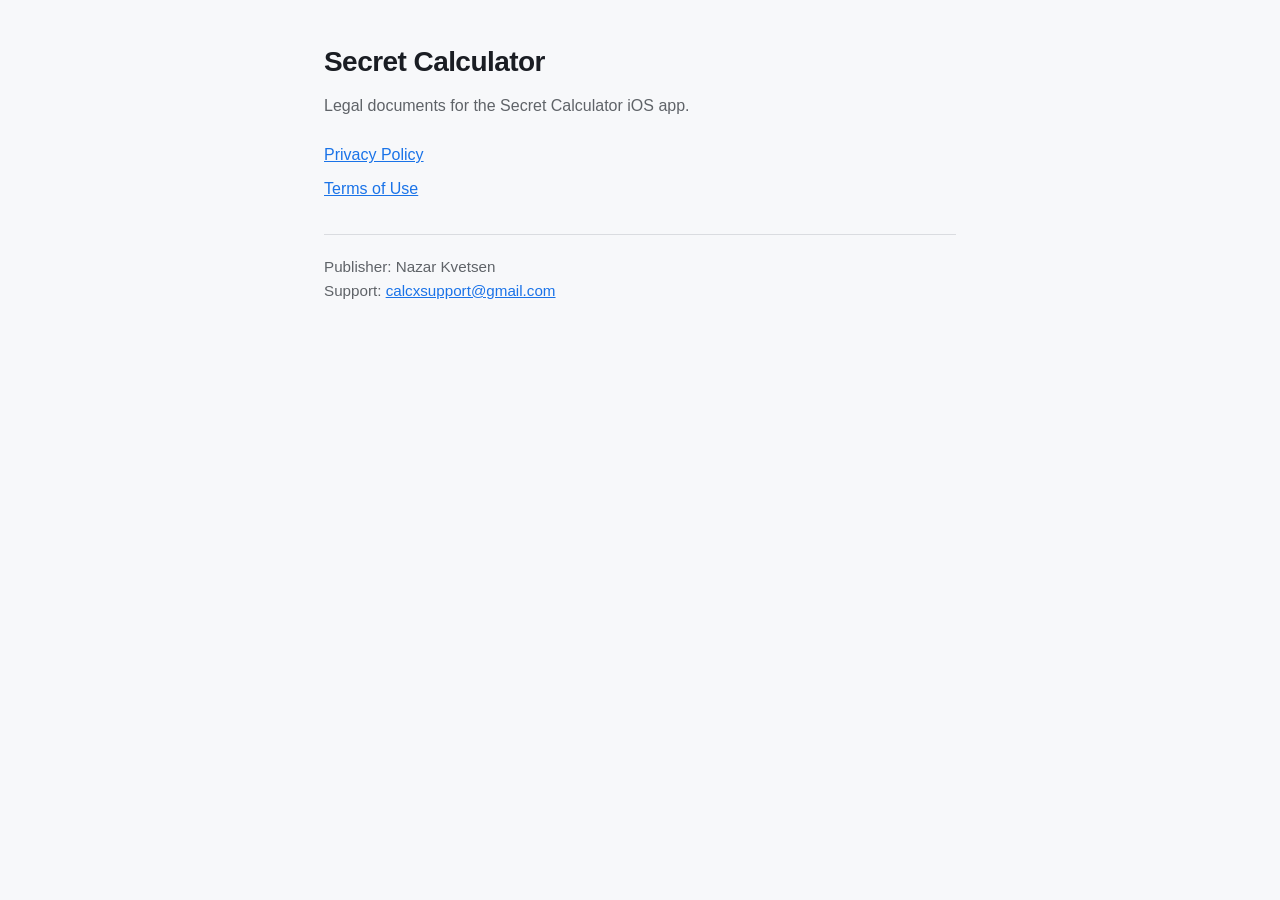
<file: index.html>
<!DOCTYPE html>
<html lang="en">
<head>
  <meta charset="utf-8" />
  <meta name="viewport" content="width=device-width, initial-scale=1" />
  <title>Secret Calculator — Legal</title>
  <link rel="stylesheet" href="styles.css" />
</head>
<body>
  <main class="wrap">
    <h1>Secret Calculator</h1>
    <p class="lead">Legal documents for the Secret Calculator iOS app.</p>
    <ul class="links">
      <li><a href="privacy.html">Privacy Policy</a></li>
      <li><a href="terms.html">Terms of Use</a></li>
    </ul>
    <p class="meta">Publisher: Nazar Kvetsen<br />
      Support: <a href="mailto:calcxsupport@gmail.com">calcxsupport@gmail.com</a>
    </p>
  </main>
</body>
</html>
</file>
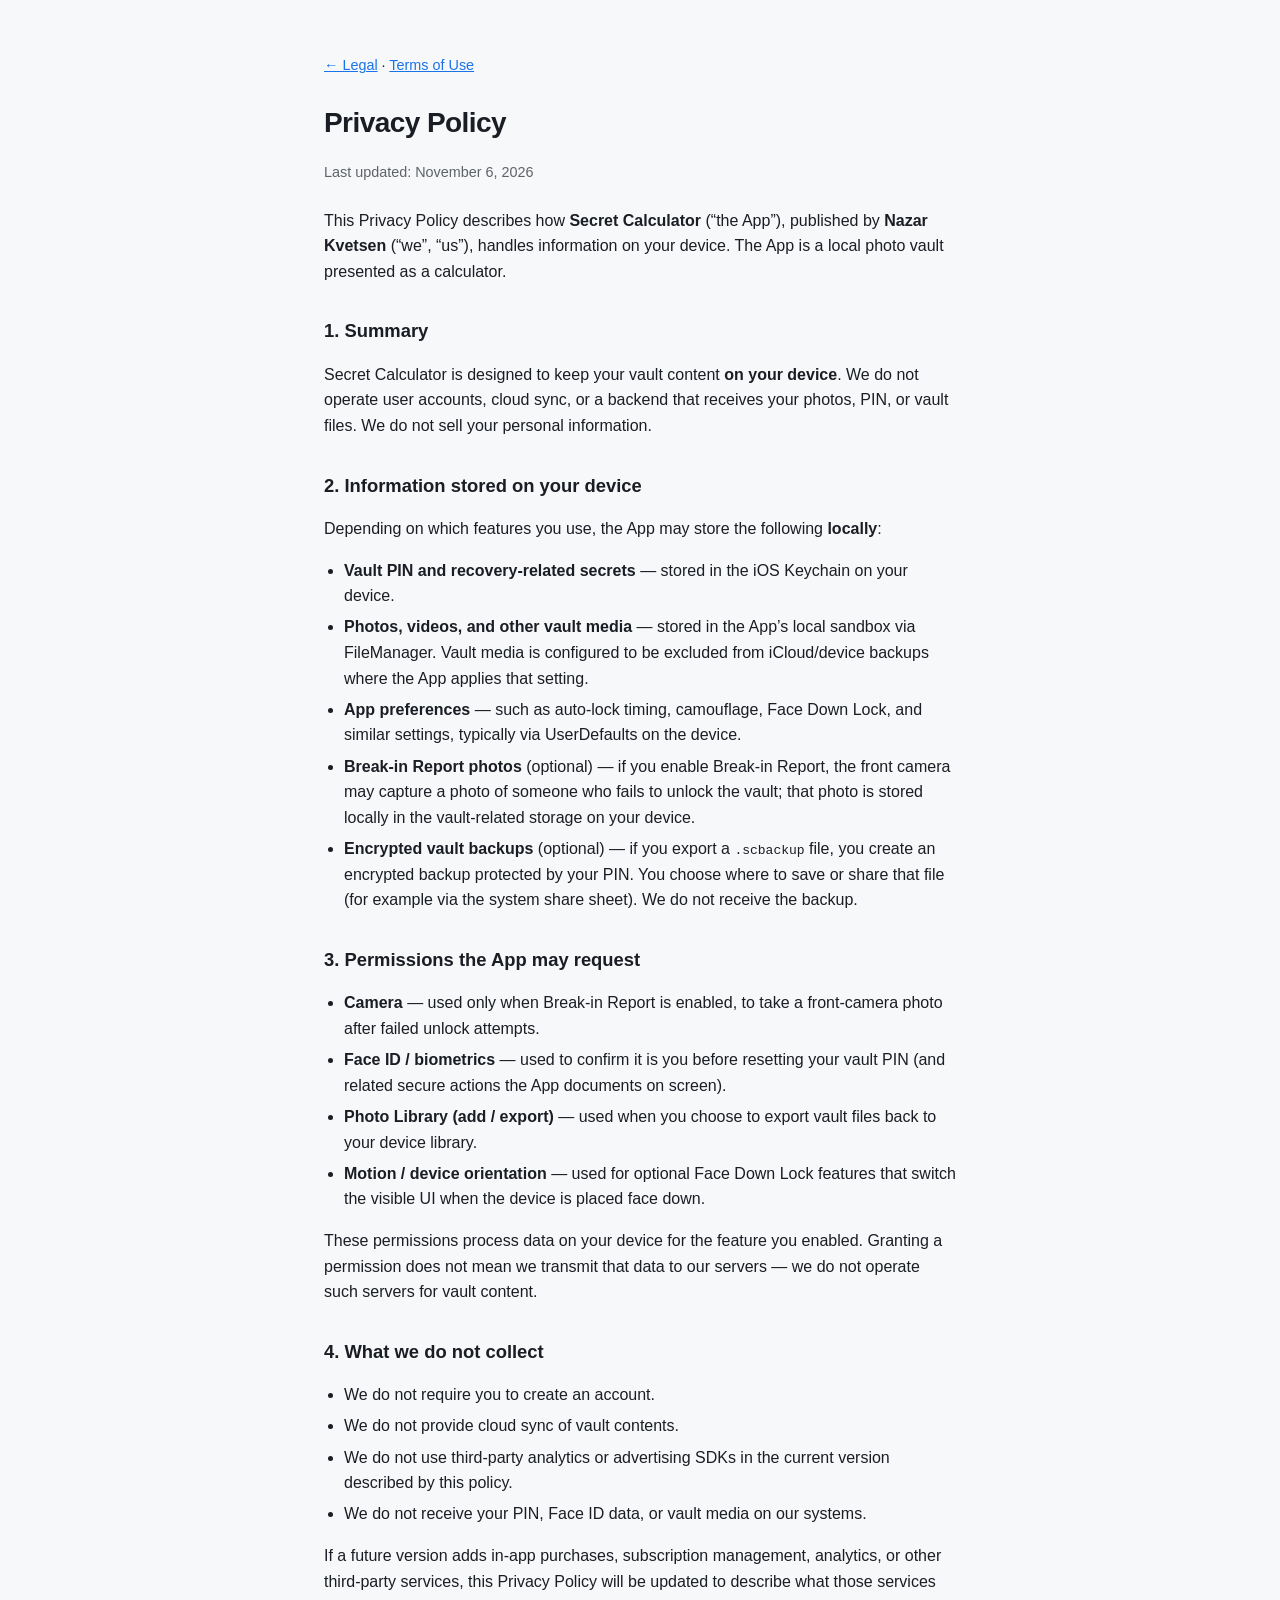
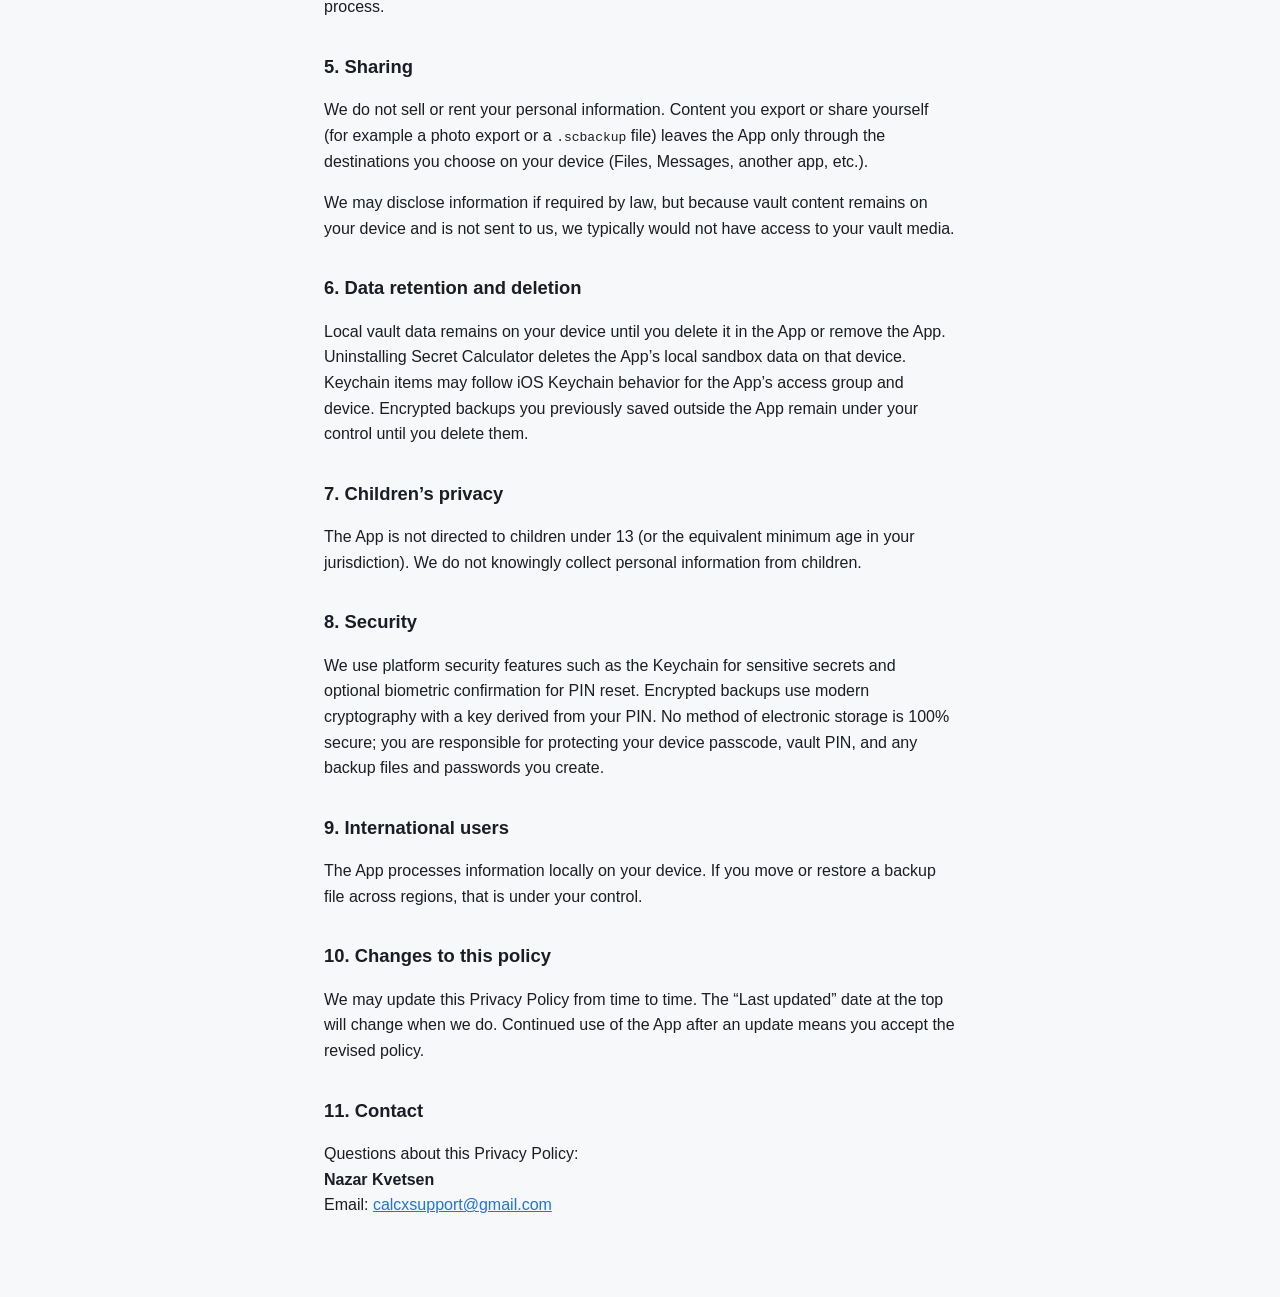
<file: privacy.html>
<!DOCTYPE html>
<html lang="en">
<head>
  <meta charset="utf-8" />
  <meta name="viewport" content="width=device-width, initial-scale=1" />
  <title>Privacy Policy — Secret Calculator</title>
  <link rel="stylesheet" href="styles.css" />
</head>
<body>
  <main class="wrap">
    <p class="nav"><a href="index.html">← Legal</a> · <a href="terms.html">Terms of Use</a></p>
    <h1>Privacy Policy</h1>
    <p class="updated">Last updated: November 6, 2026</p>
    <p>
      This Privacy Policy describes how <strong>Secret Calculator</strong> (“the App”),
      published by <strong>Nazar Kvetsen</strong> (“we”, “us”), handles information on your device.
      The App is a local photo vault presented as a calculator.
    </p>

    <h2>1. Summary</h2>
    <p>
      Secret Calculator is designed to keep your vault content <strong>on your device</strong>.
      We do not operate user accounts, cloud sync, or a backend that receives your photos, PIN, or vault files.
      We do not sell your personal information.
    </p>

    <h2>2. Information stored on your device</h2>
    <p>Depending on which features you use, the App may store the following <strong>locally</strong>:</p>
    <ul>
      <li><strong>Vault PIN and recovery-related secrets</strong> — stored in the iOS Keychain on your device.</li>
      <li><strong>Photos, videos, and other vault media</strong> — stored in the App’s local sandbox via FileManager. Vault media is configured to be excluded from iCloud/device backups where the App applies that setting.</li>
      <li><strong>App preferences</strong> — such as auto-lock timing, camouflage, Face Down Lock, and similar settings, typically via UserDefaults on the device.</li>
      <li><strong>Break-in Report photos</strong> (optional) — if you enable Break-in Report, the front camera may capture a photo of someone who fails to unlock the vault; that photo is stored locally in the vault-related storage on your device.</li>
      <li><strong>Encrypted vault backups</strong> (optional) — if you export a <code>.scbackup</code> file, you create an encrypted backup protected by your PIN. You choose where to save or share that file (for example via the system share sheet). We do not receive the backup.</li>
    </ul>

    <h2>3. Permissions the App may request</h2>
    <ul>
      <li><strong>Camera</strong> — used only when Break-in Report is enabled, to take a front-camera photo after failed unlock attempts.</li>
      <li><strong>Face ID / biometrics</strong> — used to confirm it is you before resetting your vault PIN (and related secure actions the App documents on screen).</li>
      <li><strong>Photo Library (add / export)</strong> — used when you choose to export vault files back to your device library.</li>
      <li><strong>Motion / device orientation</strong> — used for optional Face Down Lock features that switch the visible UI when the device is placed face down.</li>
    </ul>
    <p>
      These permissions process data on your device for the feature you enabled.
      Granting a permission does not mean we transmit that data to our servers — we do not operate such servers for vault content.
    </p>

    <h2>4. What we do not collect</h2>
    <ul>
      <li>We do not require you to create an account.</li>
      <li>We do not provide cloud sync of vault contents.</li>
      <li>We do not use third-party analytics or advertising SDKs in the current version described by this policy.</li>
      <li>We do not receive your PIN, Face ID data, or vault media on our systems.</li>
    </ul>
    <p>
      If a future version adds in-app purchases, subscription management, analytics, or other third-party services,
      this Privacy Policy will be updated to describe what those services process.
    </p>

    <h2>5. Sharing</h2>
    <p>
      We do not sell or rent your personal information.
      Content you export or share yourself (for example a photo export or a <code>.scbackup</code> file)
      leaves the App only through the destinations you choose on your device (Files, Messages, another app, etc.).
    </p>
    <p>
      We may disclose information if required by law, but because vault content remains on your device and is not sent to us,
      we typically would not have access to your vault media.
    </p>

    <h2>6. Data retention and deletion</h2>
    <p>
      Local vault data remains on your device until you delete it in the App or remove the App.
      Uninstalling Secret Calculator deletes the App’s local sandbox data on that device.
      Keychain items may follow iOS Keychain behavior for the App’s access group and device.
      Encrypted backups you previously saved outside the App remain under your control until you delete them.
    </p>

    <h2>7. Children’s privacy</h2>
    <p>
      The App is not directed to children under 13 (or the equivalent minimum age in your jurisdiction).
      We do not knowingly collect personal information from children.
    </p>

    <h2>8. Security</h2>
    <p>
      We use platform security features such as the Keychain for sensitive secrets and optional biometric confirmation for PIN reset.
      Encrypted backups use modern cryptography with a key derived from your PIN.
      No method of electronic storage is 100% secure; you are responsible for protecting your device passcode, vault PIN, and any backup files and passwords you create.
    </p>

    <h2>9. International users</h2>
    <p>
      The App processes information locally on your device.
      If you move or restore a backup file across regions, that is under your control.
    </p>

    <h2>10. Changes to this policy</h2>
    <p>
      We may update this Privacy Policy from time to time.
      The “Last updated” date at the top will change when we do.
      Continued use of the App after an update means you accept the revised policy.
    </p>

    <h2>11. Contact</h2>
    <p>
      Questions about this Privacy Policy:<br />
      <strong>Nazar Kvetsen</strong><br />
      Email: <a href="mailto:calcxsupport@gmail.com">calcxsupport@gmail.com</a>
    </p>
  </main>
</body>
</html>
</file>
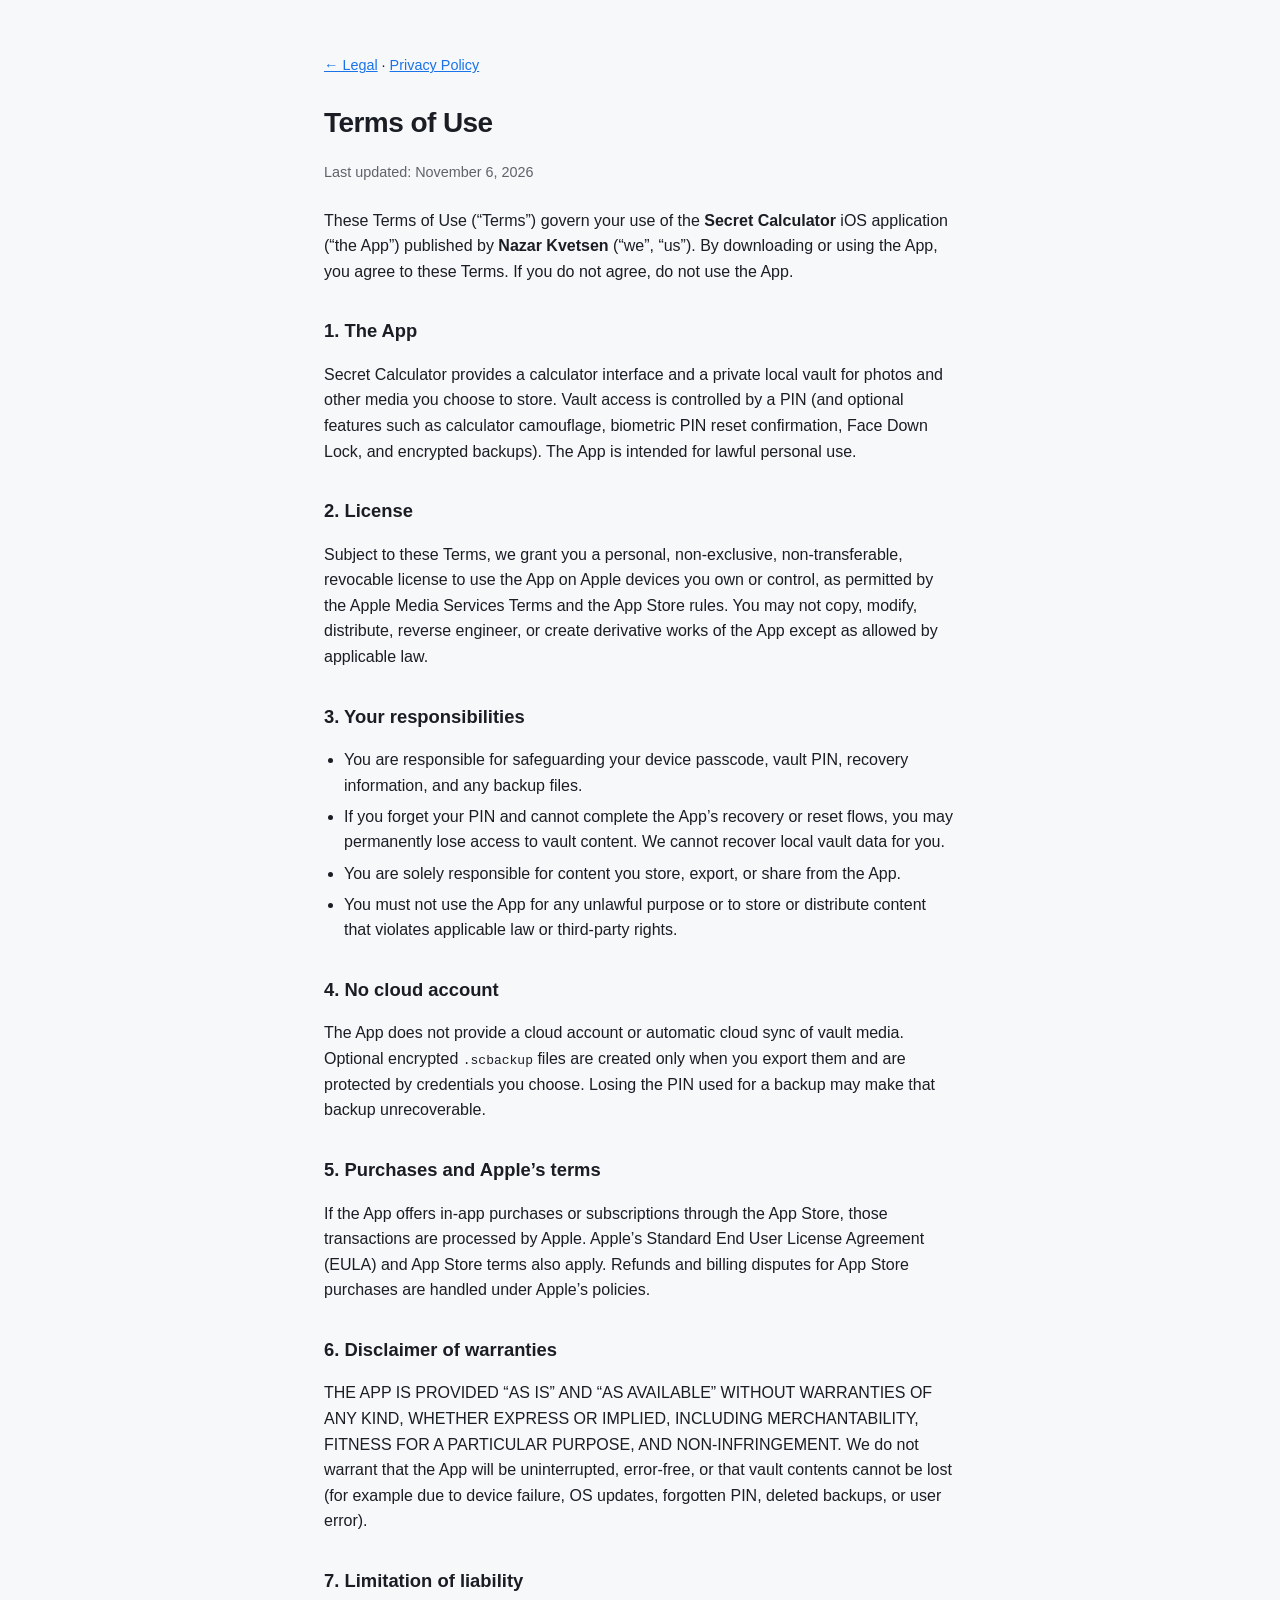
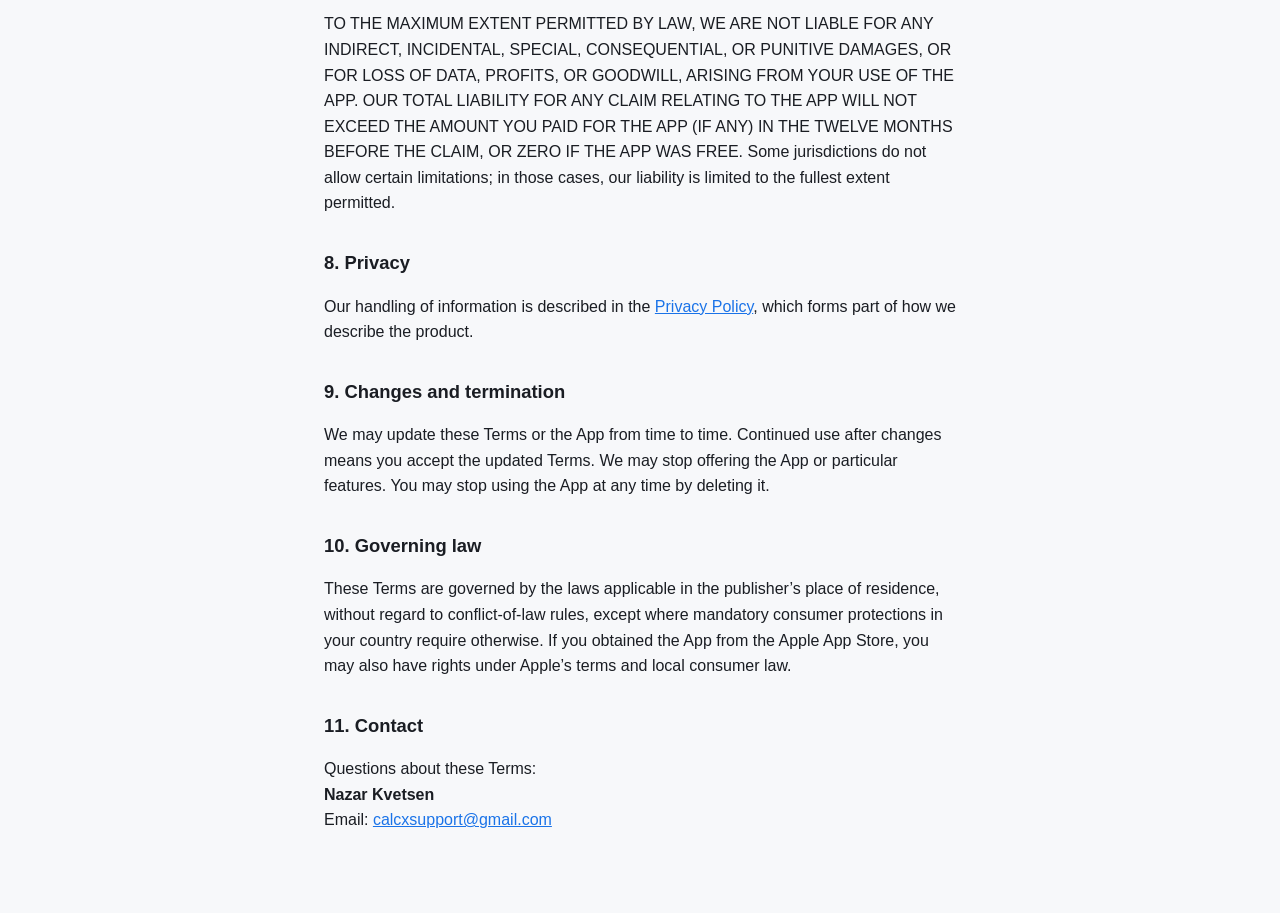
<file: terms.html>
<!DOCTYPE html>
<html lang="en">
<head>
  <meta charset="utf-8" />
  <meta name="viewport" content="width=device-width, initial-scale=1" />
  <title>Terms of Use — Secret Calculator</title>
  <link rel="stylesheet" href="styles.css" />
</head>
<body>
  <main class="wrap">
    <p class="nav"><a href="index.html">← Legal</a> · <a href="privacy.html">Privacy Policy</a></p>
    <h1>Terms of Use</h1>
    <p class="updated">Last updated: November 6, 2026</p>
    <p>
      These Terms of Use (“Terms”) govern your use of the <strong>Secret Calculator</strong> iOS application
      (“the App”) published by <strong>Nazar Kvetsen</strong> (“we”, “us”).
      By downloading or using the App, you agree to these Terms.
      If you do not agree, do not use the App.
    </p>

    <h2>1. The App</h2>
    <p>
      Secret Calculator provides a calculator interface and a private local vault for photos and other media you choose to store.
      Vault access is controlled by a PIN (and optional features such as calculator camouflage, biometric PIN reset confirmation, Face Down Lock, and encrypted backups).
      The App is intended for lawful personal use.
    </p>

    <h2>2. License</h2>
    <p>
      Subject to these Terms, we grant you a personal, non-exclusive, non-transferable, revocable license to use the App
      on Apple devices you own or control, as permitted by the Apple Media Services Terms and the App Store rules.
      You may not copy, modify, distribute, reverse engineer, or create derivative works of the App except as allowed by applicable law.
    </p>

    <h2>3. Your responsibilities</h2>
    <ul>
      <li>You are responsible for safeguarding your device passcode, vault PIN, recovery information, and any backup files.</li>
      <li>If you forget your PIN and cannot complete the App’s recovery or reset flows, you may permanently lose access to vault content. We cannot recover local vault data for you.</li>
      <li>You are solely responsible for content you store, export, or share from the App.</li>
      <li>You must not use the App for any unlawful purpose or to store or distribute content that violates applicable law or third-party rights.</li>
    </ul>

    <h2>4. No cloud account</h2>
    <p>
      The App does not provide a cloud account or automatic cloud sync of vault media.
      Optional encrypted <code>.scbackup</code> files are created only when you export them and are protected by credentials you choose.
      Losing the PIN used for a backup may make that backup unrecoverable.
    </p>

    <h2>5. Purchases and Apple’s terms</h2>
    <p>
      If the App offers in-app purchases or subscriptions through the App Store, those transactions are processed by Apple.
      Apple’s Standard End User License Agreement (EULA) and App Store terms also apply.
      Refunds and billing disputes for App Store purchases are handled under Apple’s policies.
    </p>

    <h2>6. Disclaimer of warranties</h2>
    <p>
      THE APP IS PROVIDED “AS IS” AND “AS AVAILABLE” WITHOUT WARRANTIES OF ANY KIND, WHETHER EXPRESS OR IMPLIED,
      INCLUDING MERCHANTABILITY, FITNESS FOR A PARTICULAR PURPOSE, AND NON-INFRINGEMENT.
      We do not warrant that the App will be uninterrupted, error-free, or that vault contents cannot be lost
      (for example due to device failure, OS updates, forgotten PIN, deleted backups, or user error).
    </p>

    <h2>7. Limitation of liability</h2>
    <p>
      TO THE MAXIMUM EXTENT PERMITTED BY LAW, WE ARE NOT LIABLE FOR ANY INDIRECT, INCIDENTAL, SPECIAL, CONSEQUENTIAL,
      OR PUNITIVE DAMAGES, OR FOR LOSS OF DATA, PROFITS, OR GOODWILL, ARISING FROM YOUR USE OF THE APP.
      OUR TOTAL LIABILITY FOR ANY CLAIM RELATING TO THE APP WILL NOT EXCEED THE AMOUNT YOU PAID FOR THE APP
      (IF ANY) IN THE TWELVE MONTHS BEFORE THE CLAIM, OR ZERO IF THE APP WAS FREE.
      Some jurisdictions do not allow certain limitations; in those cases, our liability is limited to the fullest extent permitted.
    </p>

    <h2>8. Privacy</h2>
    <p>
      Our handling of information is described in the
      <a href="privacy.html">Privacy Policy</a>, which forms part of how we describe the product.
    </p>

    <h2>9. Changes and termination</h2>
    <p>
      We may update these Terms or the App from time to time.
      Continued use after changes means you accept the updated Terms.
      We may stop offering the App or particular features. You may stop using the App at any time by deleting it.
    </p>

    <h2>10. Governing law</h2>
    <p>
      These Terms are governed by the laws applicable in the publisher’s place of residence,
      without regard to conflict-of-law rules, except where mandatory consumer protections in your country require otherwise.
      If you obtained the App from the Apple App Store, you may also have rights under Apple’s terms and local consumer law.
    </p>

    <h2>11. Contact</h2>
    <p>
      Questions about these Terms:<br />
      <strong>Nazar Kvetsen</strong><br />
      Email: <a href="mailto:calcxsupport@gmail.com">calcxsupport@gmail.com</a>
    </p>
  </main>
</body>
</html>
</file>
<file: styles.css>
:root {
  color-scheme: light dark;
  --bg: #0f1115;
  --fg: #e8eaed;
  --muted: #9aa0a6;
  --link: #5b9fff;
  --rule: #2a2f38;
}

@media (prefers-color-scheme: light) {
  :root {
    --bg: #f7f8fa;
    --fg: #1a1d23;
    --muted: #5f6368;
    --link: #1a73e8;
    --rule: #dadce0;
  }
}

* { box-sizing: border-box; }

body {
  margin: 0;
  font-family: -apple-system, BlinkMacSystemFont, "Segoe UI", Helvetica, Arial, sans-serif;
  background: var(--bg);
  color: var(--fg);
  line-height: 1.6;
}

.wrap {
  max-width: 42rem;
  margin: 0 auto;
  padding: 2.5rem 1.25rem 4rem;
}

h1 {
  font-size: 1.75rem;
  margin: 0 0 0.5rem;
  letter-spacing: -0.02em;
}

h2 {
  font-size: 1.15rem;
  margin: 2rem 0 0.5rem;
}

.lead {
  color: var(--muted);
  margin: 0 0 1.5rem;
}

.links {
  list-style: none;
  padding: 0;
  margin: 0 0 2rem;
}

.links li { margin: 0.5rem 0; }

a { color: var(--link); }

.meta {
  color: var(--muted);
  font-size: 0.95rem;
  border-top: 1px solid var(--rule);
  padding-top: 1.25rem;
}

.nav {
  margin-bottom: 1.5rem;
  font-size: 0.9rem;
}

.updated {
  color: var(--muted);
  font-size: 0.9rem;
  margin-bottom: 1.5rem;
}

ul { padding-left: 1.25rem; }

li { margin: 0.35rem 0; }
</file>
